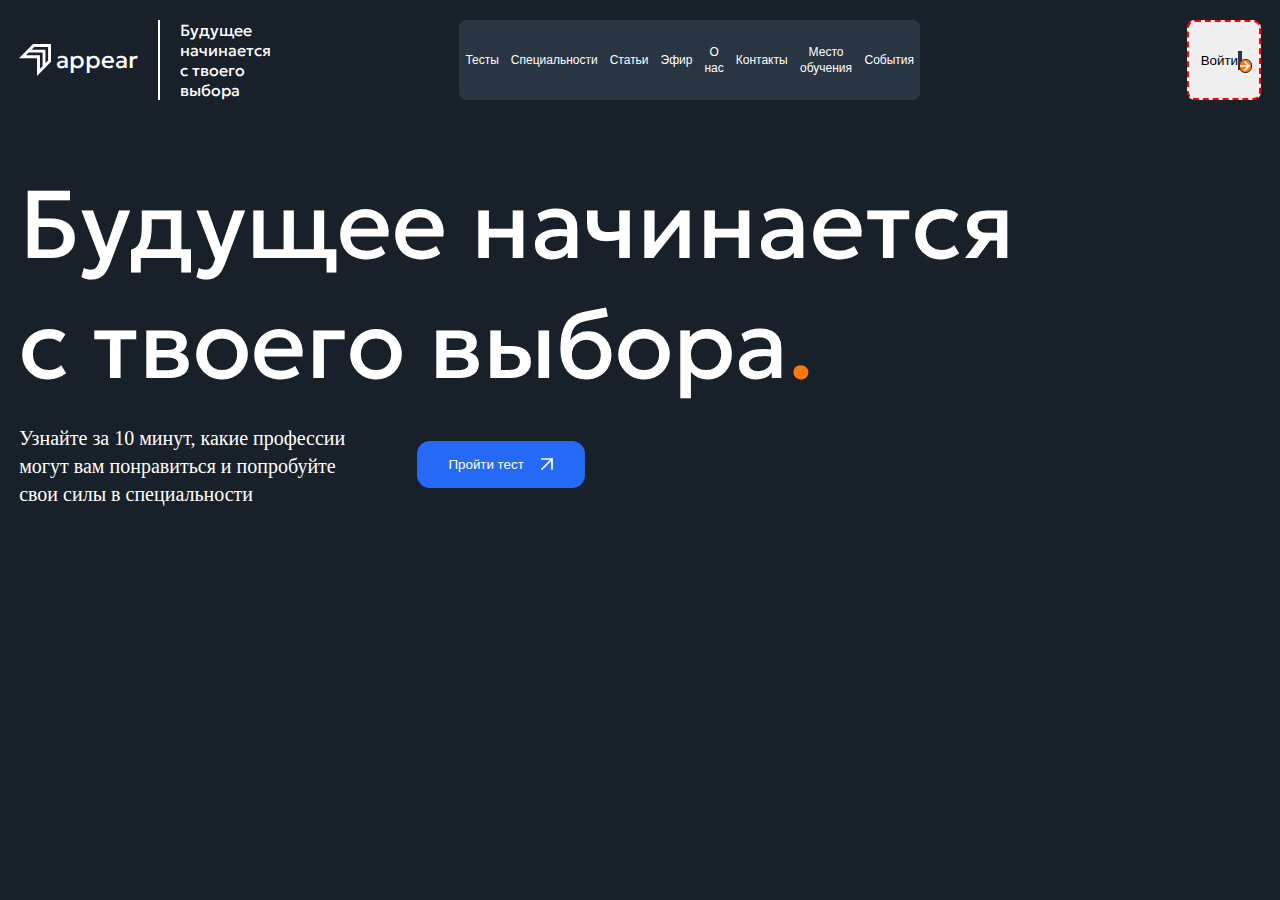
<file: index.html>
<!doctype html>
<html lang="en">
<head>
    <meta charset="UTF-8">
    <link rel="stylesheet" href="style.css">
    <title>testing field</title>
</head>
<body>
    <header>
        <div class="head_container">
            <!--логотип и надпись TODO: изменить курсор при наведении-->
            <div class="logo_container">
                <img src="pic/Union.svg" id="logo_image" alt="logo_image" onclick="alert('hello')">
                <a id="logo_text">appear</a>
                <a id="stick"></a>
                <a id="future">Будущее начинается<br> с твоего выбора</a>
            </div>
            <!--панель навигации-->
            <div class="nav_menu">
                <nav>
                    <button>Тесты</button>
                    <button>Специальности</button>
                    <button>Статьи</button>
                    <button>Эфир</button>
                    <button>О нас</button>
                    <button>Контакты</button>
                    <button>Место обучения</button>
                    <button>События</button>
                </nav>
            </div>
            <button id="login_button">Войти <span id="rectangle"><img src="pic/login_arrow.svg" alt="logo"></span></button> <!--разобраться с размером и положением img-->
        </div>
        <div class="future_container">
            <h1 style="display:inline">Будущее начинается<br>с твоего выбора<span style="color: #FF770D">.</span></h1>
        </div>
        <div class="future_container_minor">
            <a>Узнайте за 10 минут, какие профессии<br> могут вам понравиться и попробуйте<br> свои силы в специальности</a>
            <div class="test_container">
                <button class="test_btn">Пройти тест <img src="./pic/test_arrow.svg" alt="arrow"></button>

            </div>
        </div>
    </header>
</body>
</html>
</file>
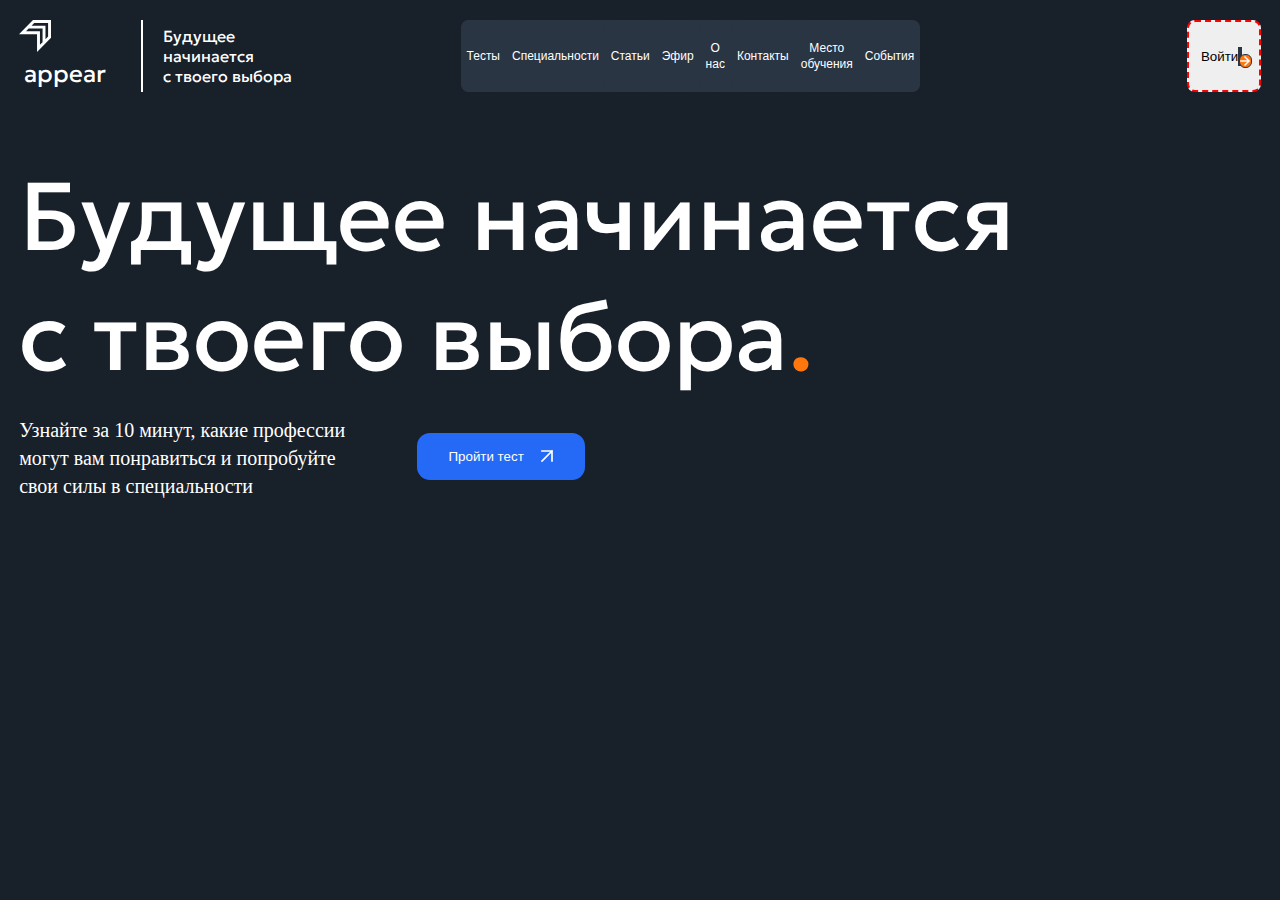
<file: old/index.html>
<!doctype html>
<html lang="en">
<head>
    <meta charset="UTF-8">
    <link rel="stylesheet" href="style.css">
    <script src="main.js"></script>
    <title>testing field</title>
</head>
<body>
    <header>
        <div class="head_container">
            <!--логотип и надпись TODO: изменить курсор при наведении-->
            <div class="logo_container">
                <div class="clickable_logo_container" onclick="alert('hello')">
                <img src="pic/Union.svg" id="logo_image" alt="logo_image">
                <a id="logo_text">appear</a>
                </div>
                <a id="stick"></a>
                <a id="future">Будущее начинается<br> с твоего выбора</a>
            </div>
            <!--панель навигации-->
            <div class="nav_menu">
                <nav>
                    <button>Тесты</button>
                    <button>Специальности</button>
                    <button>Статьи</button>
                    <button>Эфир</button>
                    <button>О нас</button>
                    <button>Контакты</button>
                    <button>Место обучения</button>
                    <button>События</button>
                </nav>
            </div>
<!--            Кнопка входа. TODO: Сделать переход в окно входа-->
            <button id="login_button">Войти <span id="rectangle"><img src="pic/login_arrow.svg" alt="logo"></span></button> <!--разобраться с размером и положением img-->
        </div>
    </header>
    <main>
        <div class="future_container">
            <h1>Будущее начинается<br>с твоего выбора<span style="color: #FF770D">.</span></h1>
        </div>
        <div class="future_container_minor">
            <a>Узнайте за 10 минут, какие профессии<br> могут вам понравиться и попробуйте<br> свои силы в специальности</a>
            <div class="test_container">
                <button class="test_btn" onclick="test_button()">Пройти тест <img src="pic/test_arrow.svg" alt="arrow"></button>
            </div>
        </div>
    </main>
</body>
</html>
</file>
<file: style.css>
@font-face {
    font-family: "Geologica";
    src: url("./fonts/geologica/Geologica.ttf") format("truetype");
    font-weight: normal;
    font-style: normal;

}

body {
    background-color:  #18202A;
    font-family: Geologica, "Times New Roman";
    /*border: 2px solid blue;*/
    margin: 20px 1.5%;
    color:white;
}

.head_container{
    display: flex;
    justify-content: space-between;
}

.logo_container {
    display: inline-flex;
    align-items: center;

}
#logo_text{
    margin-left: 5px;
    font-weight: 400;
    font-size: 24px;
    line-height: 36px;
}
#stick{
    border: 1px white solid;
    margin-left: 20px;
    margin-right: 20px;
    align-self: stretch;
}
#future {
    margin-right: 10em;
}

.nav_menu {
    background-color: #293543;
    display: inline-flex;
    border-radius: 8px;
    align-items: stretch;
    justify-content: center;
    flex-grow: 1;

}
.nav_menu nav{
    display: flex;
    flex-grow: 1;

}

.nav_menu button{
    background-color: #293543;
    color: white;
    border-radius: 8px;
    border: none;
    font-size: 12px;
    font-weight: 400;
    line-height: 16px;
    flex-grow: 1;
}
.nav_menu button:hover{
    background-color: #2d4a67;
}
.nav_menu button:active{
    background-color: #4a647c;
}

#login_button {
    border: 2px red dashed;
    margin-left: 20em;
    width: 6em;
    border-radius: 8px;
    text-align: left;
    padding: 4px 4px 4px 12px;
    gap: 12px;
    position: relative;
}
#login_button img {
    position: absolute;
    background-color: #FF770D;
    border: 1px #293543 solid;
    justify-self: right;
    border-radius: 6px;
    right: 10%;
    bottom: 33%;
}
#rectangle{
    border: 2px #293543 solid;
}

.future_container{
    /*border: 1px #f6f6f6 solid;*/
    display: flex;
    flex-direction: column;
}
.future_container h1{
    font-weight: 400;
    font-size: 96px;
    text-align: left;
    margin-bottom: 20px;
}
.future_container_minor{
    /*border: 1px red solid;*/
    position: relative;
    flex-direction: row;
    justify-content:right;
}
.future_container_minor a{
    font-family: Inter;
    align-items: flex-start;
    font-size: 20px;
    line-height: 28px;
    font-weight: 400;
}
.test_btn{
    position: absolute;
    background-color: #256AF6;
    border: none;
    border-radius: 13px;
    padding: 16px 32px 16px 32px;
    display: inline-flex;
    color: white;
    text-align: left;
    gap: 16px;
    left: 32%;
    top: 20%;
}
.test_btn img{
    left: 0;
}
.test_btn:hover{
    background-color: rgb(87, 141, 251);
}
.test_btn:active{
    background-color: rgb(170, 201, 255);
}
</file>
<file: old/style.css>
@font-face {
    font-family: "Geologica";
    src: url("../fonts/geologica/Geologica.ttf") format("truetype");
    font-weight: normal;
    font-style: normal;

}

@media screen and (-webkit-min-device-pixel-ratio:0) {

}

body {
    background-color:  #18202A;
    font-family: Geologica, "Times New Roman";
    /*border: 2px solid blue;*/
    margin: 20px 1.5%;
    color:white;
}

.head_container{
    display: flex;
    justify-content: space-between;
}

.logo_container {
    display: inline-flex;
    align-items: center;
}
.clickable_logo_container{
    cursor: pointer;
}
#logo_text{
    margin-left: 5px;
    font-weight: 400;
    font-size: 24px;
    line-height: 36px;

}
#stick{
    border: 1px white solid;
    margin-left: 20px;
    margin-right: 20px;
    align-self: stretch;
}
#future {
    margin-right: 10em;
}

.nav_menu {
    background-color: #293543;
    display: inline-flex;
    border-radius: 8px;
    align-items: stretch;
    justify-content: center;
    flex-grow: 1;

}
.nav_menu nav{
    display: flex;
    flex-grow: 1;

}

.nav_menu button{
    background-color: #293543;
    color: white;
    border-radius: 8px;
    border: none;
    font-size: 12px;
    font-weight: 400;
    line-height: 16px;
    flex-grow: 1;
}
.nav_menu button:hover{
    background-color: #2d4a67;
}
.nav_menu button:active{
    background-color: #4a647c;
}

#login_button {
    border: 2px red dashed;
    margin-left: 20em;
    width: 6em;
    border-radius: 8px;
    text-align: left;
    padding: 4px 4px 4px 12px;
    gap: 12px;
    position: relative;
}
#login_button img {
    position: absolute;
    background-color: #FF770D;
    border: 1px #293543 solid;
    justify-self: right;
    border-radius: 6px;
    right: 10%;
    bottom: 33%;
}
#rectangle{
    border: 2px #293543 solid;
}

.future_container{
    /*border: 1px #f6f6f6 solid;*/
    display: flex;
    flex-direction: column;
}
.future_container h1{
    display: inline;
    font-weight: 400;
    font-size: 96px;
    text-align: left;
    margin-bottom: 20px;
}
.future_container_minor{
    /*border: 1px red solid;*/
    position: relative;
    flex-direction: row;
    justify-content:right;
}
.future_container_minor a{
    font-family: Inter;
    align-items: flex-start;
    font-size: 20px;
    line-height: 28px;
    font-weight: 400;
}
.test_btn{
    position: absolute;
    background-color: #256AF6;
    border: none;
    border-radius: 13px;
    padding: 16px 32px 16px 32px;
    display: inline-flex;
    color: white;
    text-align: left;
    gap: 16px;
    left: 32%;
    top: 20%;
}
.test_btn img{
    left: 0;
}
.test_btn:hover{
    background-color: rgba(37, 106, 246, 0.5);
}
.test_btn:active{
    background-color: rgba(37, 106, 246, 0.2);
}
</file>
